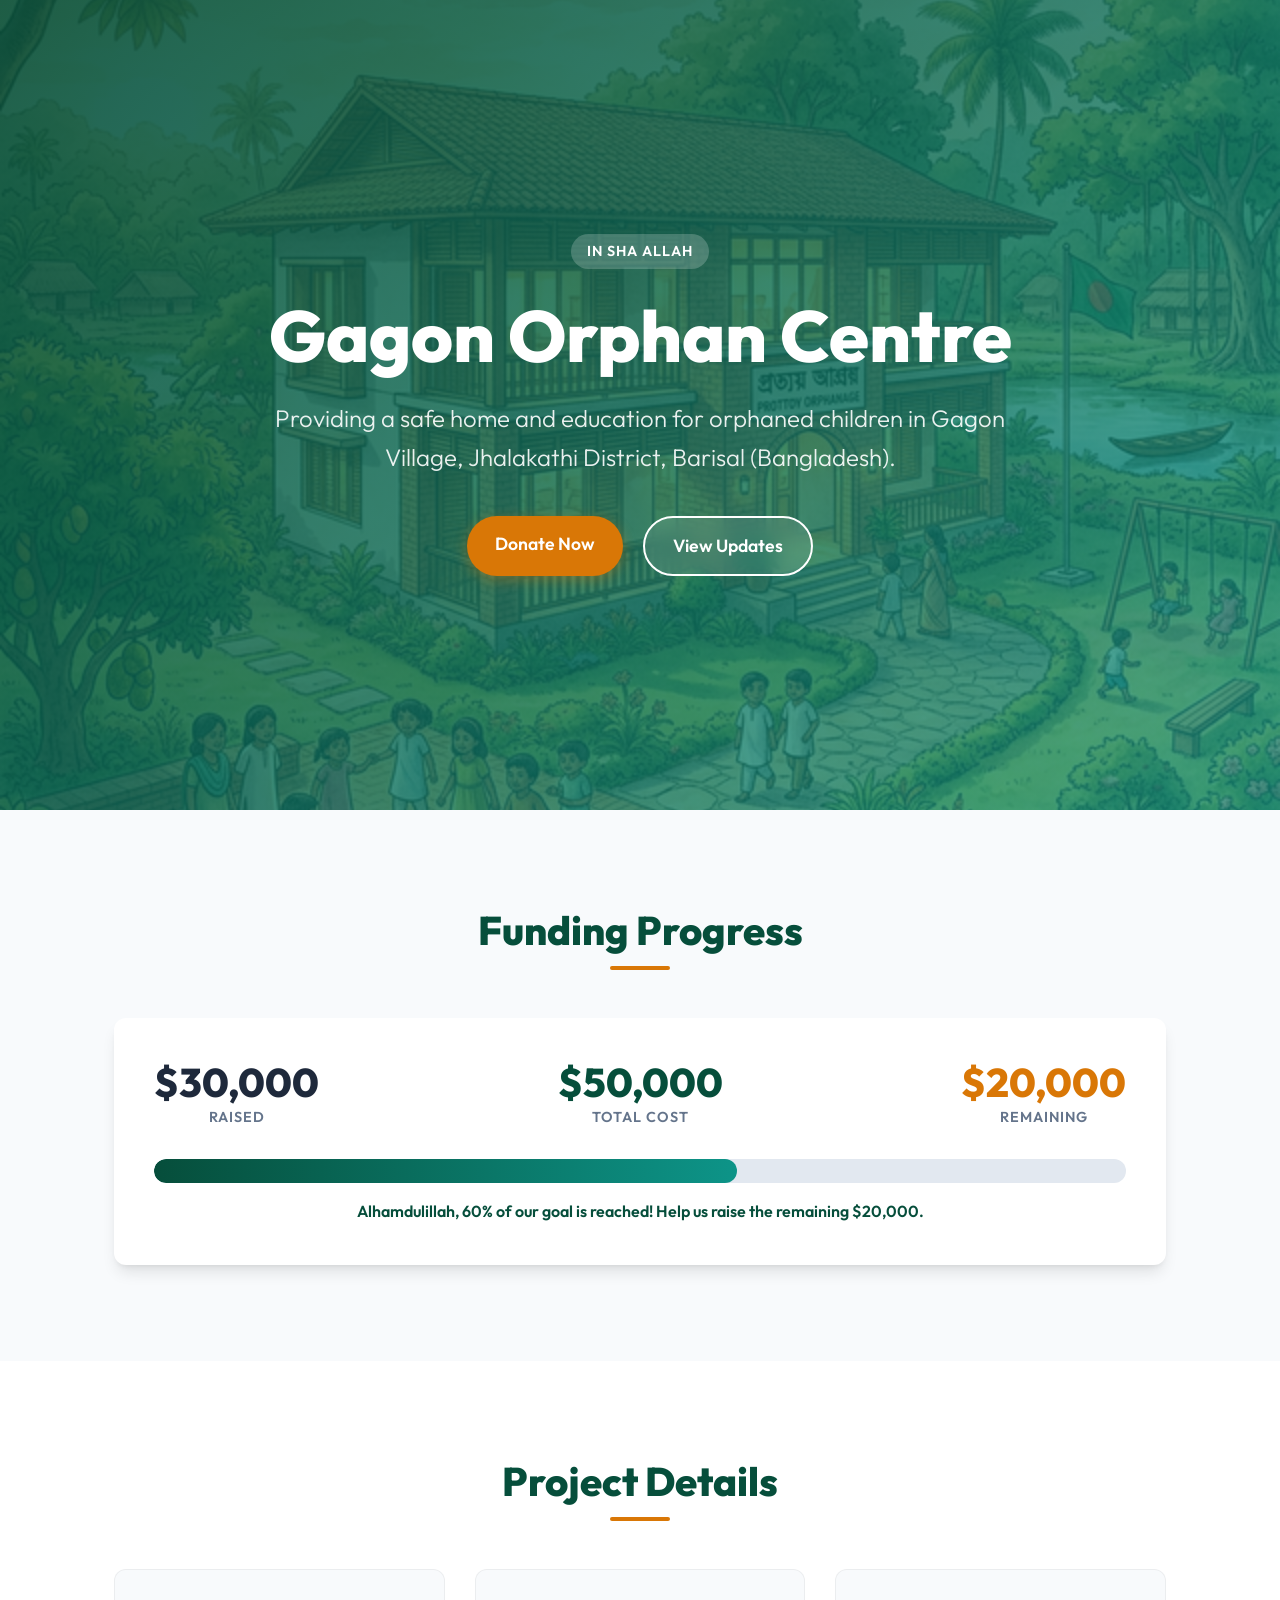
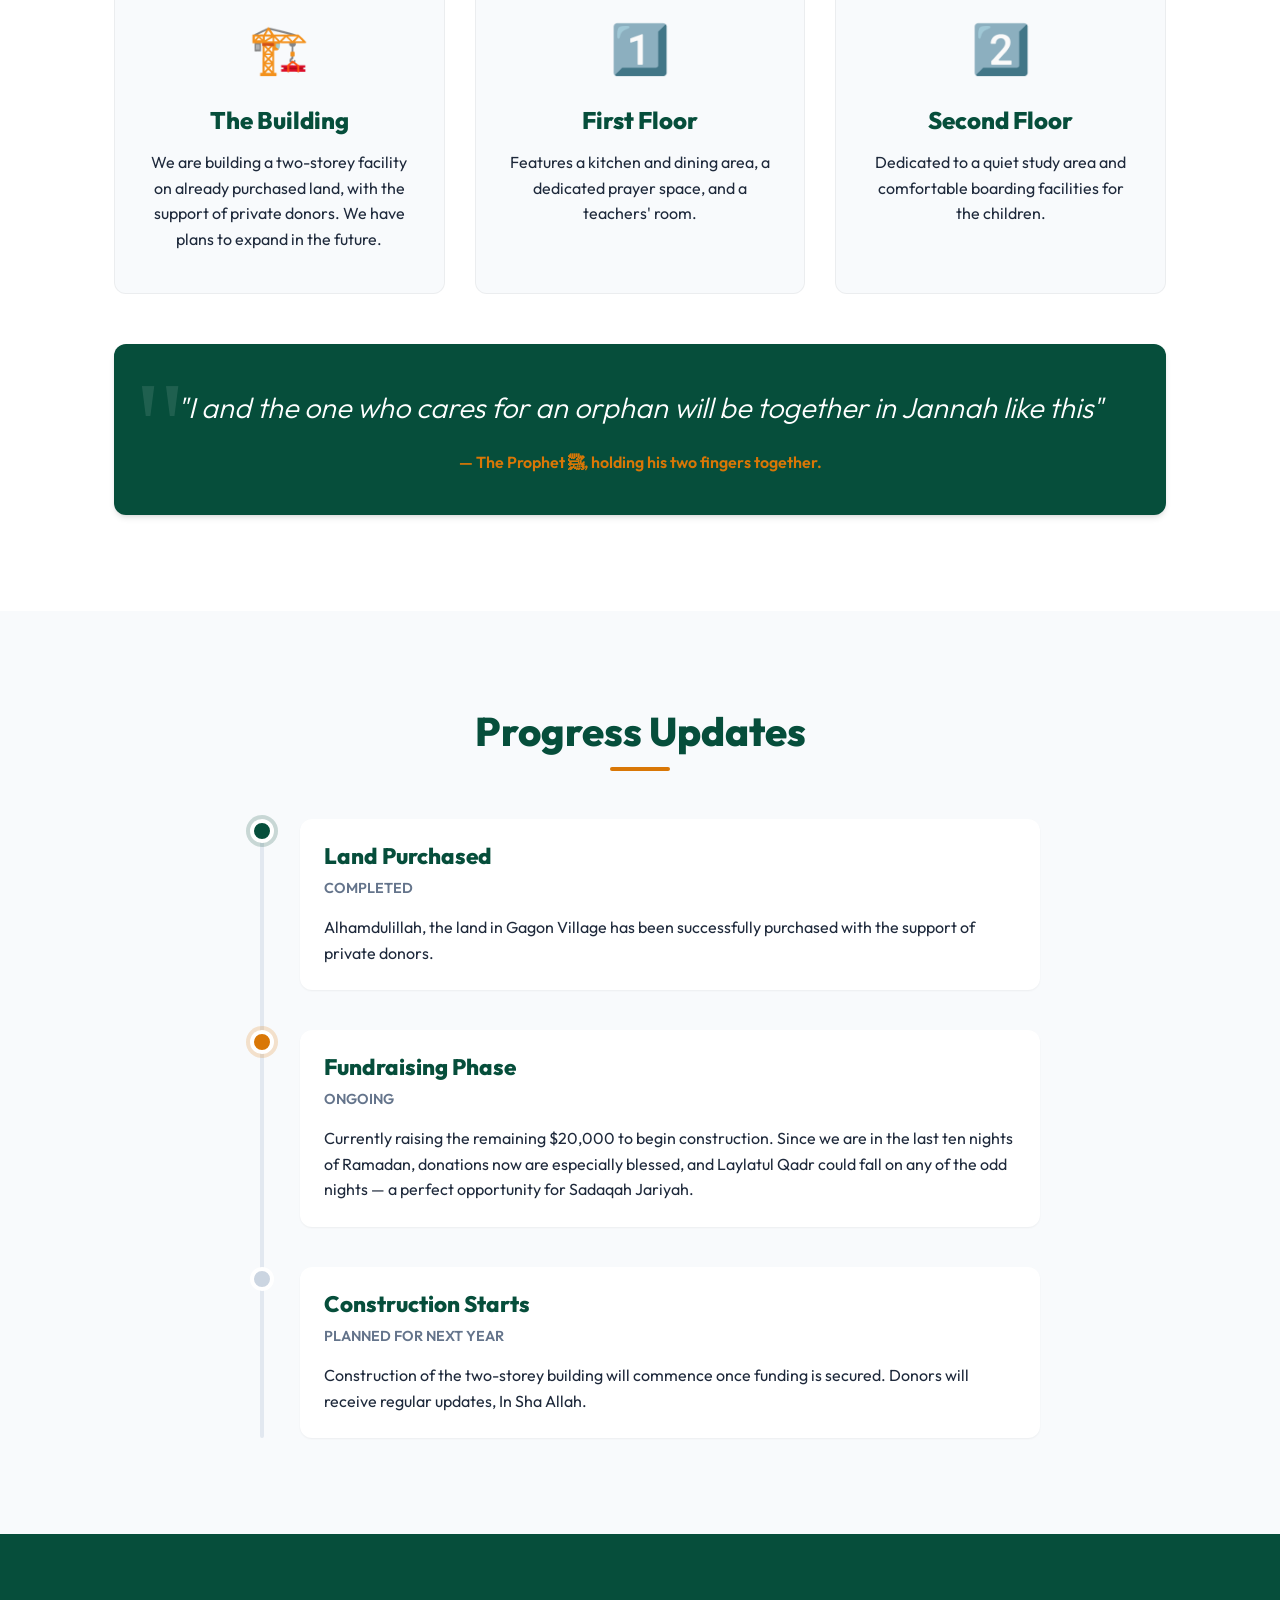
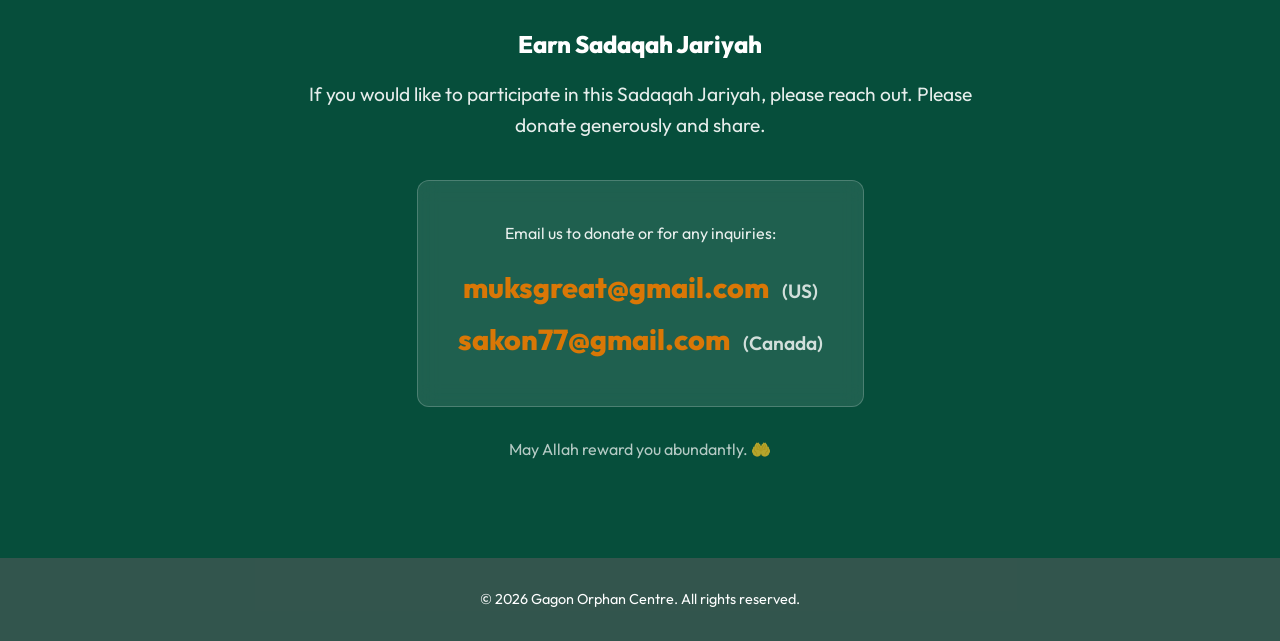
<file: index.html>
<!DOCTYPE html>
<html lang="en">
<head>
    <meta charset="UTF-8">
    <meta name="viewport" content="width=device-width, initial-scale=1.0">
    <title>Gagon Orphan Centre - Progress Updates</title>
    <meta name="description" content="Progress updates and donation information for the Gagon Orphan Centre in Barisal, Bangladesh.">
    <link rel="preconnect" href="https://fonts.googleapis.com">
    <link rel="preconnect" href="https://fonts.gstatic.com" crossorigin>
    <link href="https://fonts.googleapis.com/css2?family=Outfit:wght@300;400;600;800&display=swap" rel="stylesheet">
    <link rel="stylesheet" href="style.css">
</head>
<body>
    <header class="hero">
        <div class="hero-overlay"></div>
        <div class="hero-content">
            <span class="badge">In Sha Allah</span>
            <h1>Gagon Orphan Centre</h1>
            <p class="subtitle">Providing a safe home and education for orphaned children in Gagon Village, Jhalakathi District, Barisal (Bangladesh).</p>
            <div class="hero-actions">
                <a href="#donate" class="btn btn-primary">Donate Now</a>
                <a href="#updates" class="btn btn-secondary">View Updates</a>
            </div>
        </div>
    </header>

    <main>
        <section id="progress" class="section">
            <div class="container">
                <h2 class="section-title">Funding Progress</h2>
                <div class="progress-card">
                    <div class="progress-stats">
                        <div class="stat">
                            <h3>$30,000</h3>
                            <p>Raised</p>
                        </div>
                        <div class="stat goal">
                            <h3>$50,000</h3>
                            <p>Total Cost</p>
                        </div>
                        <div class="stat remaining">
                            <h3>$20,000</h3>
                            <p>Remaining</p>
                        </div>
                    </div>
                    <div class="progress-bar-container">
                        <div class="progress-bar" style="width: 0%;" data-target="60"></div>
                    </div>
                    <p class="progress-text">Alhamdulillah, 60% of our goal is reached! Help us raise the remaining $20,000.</p>
                </div>
            </div>
        </section>

        <section id="details" class="section alt-bg">
            <div class="container">
                <h2 class="section-title">Project Details</h2>
                <div class="grid">
                    <div class="card">
                        <div class="card-icon">🏗️</div>
                        <h3>The Building</h3>
                        <p>We are building a two-storey facility on already purchased land, with the support of private donors. We have plans to expand in the future.</p>
                    </div>
                    <div class="card">
                        <div class="card-icon">1️⃣</div>
                        <h3>First Floor</h3>
                        <p>Features a kitchen and dining area, a dedicated prayer space, and a teachers' room.</p>
                    </div>
                    <div class="card">
                        <div class="card-icon">2️⃣</div>
                        <h3>Second Floor</h3>
                        <p>Dedicated to a quiet study area and comfortable boarding facilities for the children.</p>
                    </div>
                </div>
                <div class="quote-card">
                    <blockquote>
                        "I and the one who cares for an orphan will be together in Jannah like this"
                    </blockquote>
                    <p class="quote-author">— The Prophet ﷺ, holding his two fingers together.</p>
                </div>
            </div>
        </section>

        <section id="updates" class="section">
            <div class="container">
                <h2 class="section-title">Progress Updates</h2>
                <div class="timeline">
                    <div class="timeline-item">
                        <div class="timeline-dot"></div>
                        <div class="timeline-content">
                            <h3>Land Purchased</h3>
                            <span class="date">Completed</span>
                            <p>Alhamdulillah, the land in Gagon Village has been successfully purchased with the support of private donors.</p>
                        </div>
                    </div>
                    <div class="timeline-item">
                        <div class="timeline-dot active"></div>
                        <div class="timeline-content">
                            <h3>Fundraising Phase</h3>
                            <span class="date">Ongoing</span>
                            <p>Currently raising the remaining $20,000 to begin construction. Since we are in the last ten nights of Ramadan, donations now are especially blessed, and Laylatul Qadr could fall on any of the odd nights — a perfect opportunity for Sadaqah Jariyah.</p>
                        </div>
                    </div>
                    <div class="timeline-item">
                        <div class="timeline-dot future"></div>
                        <div class="timeline-content">
                            <h3>Construction Starts</h3>
                            <span class="date">Planned for Next Year</span>
                            <p>Construction of the two-storey building will commence once funding is secured. Donors will receive regular updates, In Sha Allah.</p>
                        </div>
                    </div>
                </div>
            </div>
        </section>

        <section id="donate" class="section cta-section">
            <div class="container">
                <h2>Earn Sadaqah Jariyah</h2>
                <p>If you would like to participate in this Sadaqah Jariyah, please reach out. Please donate generously and share.</p>
                <div class="contact-box">
                    <p>Email us to donate or for any inquiries:</p>
                    <div class="emails" style="margin-top: 15px; line-height: 1.8;">
                        <a href="mailto:muksgreat@gmail.com" class="email-link">muksgreat@gmail.com</a> <span class="country-tag">(US)</span><br>
                        <a href="mailto:sakon77@gmail.com" class="email-link">sakon77@gmail.com</a> <span class="country-tag">(Canada)</span>
                    </div>
                </div>
                <p class="small-text">May Allah reward you abundantly. 🤲</p>
            </div>
        </section>
    </main>

    <footer>
        <div class="container">
            <p>&copy; 2026 Gagon Orphan Centre. All rights reserved.</p>
        </div>
    </footer>

    <script>
        // Animate progress bar on scroll
        const observeProgress = new IntersectionObserver((entries) => {
            entries.forEach(entry => {
                if(entry.isIntersecting) {
                    const progressBar = entry.target;
                    const targetWidth = progressBar.getAttribute('data-target');
                    setTimeout(() => {
                        progressBar.style.width = targetWidth + '%';
                    }, 300);
                    observeProgress.unobserve(progressBar);
                }
            });
        }, { threshold: 0.5 });
        
        document.querySelectorAll('.progress-bar').forEach(bar => {
            observeProgress.observe(bar);
        });

        // Smooth scroll for anchor links
        document.querySelectorAll('a[href^="#"]').forEach(anchor => {
            anchor.addEventListener('click', function (e) {
                e.preventDefault();
                document.querySelector(this.getAttribute('href')).scrollIntoView({
                    behavior: 'smooth'
                });
            });
        });
    </script>
</body>
</html>
</file>
<file: style.css>
:root {
    --primary: #064E3B; /* Deep Emerald */
    --primary-light: #0d9488; /* Teal */
    --accent: #D97706; /* Warm Gold */
    --bg-color: #F8FAFC;
    --text-main: #1E293B;
    --text-muted: #64748B;
    --white: #FFFFFF;
    
    --shadow-sm: 0 1px 2px 0 rgb(0 0 0 / 0.05);
    --shadow-md: 0 4px 6px -1px rgb(0 0 0 / 0.1), 0 2px 4px -2px rgb(0 0 0 / 0.1);
    --shadow-lg: 0 10px 15px -3px rgb(0 0 0 / 0.1), 0 4px 6px -4px rgb(0 0 0 / 0.1);
    
    --radius: 12px;
    --font: 'Outfit', sans-serif;
}

* {
    margin: 0;
    padding: 0;
    box-sizing: border-box;
}

html {
    scroll-behavior: smooth;
}

body {
    font-family: var(--font);
    background-color: var(--bg-color);
    color: var(--text-main);
    line-height: 1.6;
}

.container {
    max-width: 1100px;
    margin: 0 auto;
    padding: 0 24px;
}

/* Typography */
h1, h2, h3, h4 {
    font-weight: 800;
    line-height: 1.2;
    color: var(--primary);
}

.section-title {
    font-size: 2.5rem;
    text-align: center;
    margin-bottom: 3rem;
    position: relative;
    padding-bottom: 1rem;
}

.section-title::after {
    content: '';
    position: absolute;
    bottom: 0;
    left: 50%;
    transform: translateX(-50%);
    width: 60px;
    height: 4px;
    background-color: var(--accent);
    border-radius: 2px;
}

/* Buttons */
.btn {
    display: inline-block;
    padding: 14px 28px;
    border-radius: 30px;
    font-weight: 600;
    text-decoration: none;
    transition: all 0.3s ease;
    cursor: pointer;
    font-size: 1.1rem;
}

.btn-primary {
    background-color: var(--accent);
    color: var(--white);
    box-shadow: 0 4px 14px 0 rgba(217, 119, 6, 0.39);
}

.btn-primary:hover {
    background-color: #b45309;
    transform: translateY(-2px);
    box-shadow: 0 6px 20px rgba(217, 119, 6, 0.4);
}

.btn-secondary {
    background-color: rgba(255, 255, 255, 0.1);
    color: var(--white);
    backdrop-filter: blur(10px);
    border: 2px solid var(--white);
}

.btn-secondary:hover {
    background-color: var(--white);
    color: var(--primary);
    transform: translateY(-2px);
}

/* Hero Section */
.hero {
    position: relative;
    height: 90vh;
    min-height: 600px;
    display: flex;
    align-items: center;
    background-image: url('hero-image.png');
    background-size: cover;
    background-position: center;
    color: var(--white);
}

.hero-overlay {
    position: absolute;
    inset: 0;
    background: linear-gradient(135deg, rgba(6, 78, 59, 0.9) 0%, rgba(13, 148, 136, 0.7) 100%);
    z-index: 1;
}

.hero-content {
    position: relative;
    z-index: 2;
    max-width: 800px;
    margin: 0 auto;
    text-align: center;
    padding: 0 24px;
    animation: fadeIn 1s ease-out;
}

@keyframes fadeIn {
    from { opacity: 0; transform: translateY(20px); }
    to { opacity: 1; transform: translateY(0); }
}

.badge {
    background-color: rgba(255, 255, 255, 0.2);
    padding: 6px 16px;
    border-radius: 20px;
    font-size: 0.9rem;
    font-weight: 600;
    letter-spacing: 1px;
    text-transform: uppercase;
    margin-bottom: 24px;
    display: inline-block;
}

.hero h1 {
    font-size: 4.5rem;
    color: var(--white);
    margin-bottom: 20px;
}

.hero .subtitle {
    font-size: 1.5rem;
    margin-bottom: 40px;
    font-weight: 300;
    opacity: 0.9;
}

.hero-actions {
    display: flex;
    gap: 20px;
    justify-content: center;
}

/* Layout */
.section {
    padding: 6rem 0;
}

.alt-bg {
    background-color: var(--white);
}

/* Progress Section */
.progress-card {
    background: var(--white);
    border-radius: var(--radius);
    padding: 40px;
    box-shadow: var(--shadow-lg);
    text-align: center;
}

.progress-stats {
    display: flex;
    justify-content: space-between;
    margin-bottom: 30px;
}

.stat h3 {
    font-size: 2.5rem;
    color: var(--text-main);
}

.stat p {
    color: var(--text-muted);
    font-weight: 600;
    text-transform: uppercase;
    font-size: 0.9rem;
    letter-spacing: 1px;
}

.stat.goal h3 { color: var(--primary); }
.stat.remaining h3 { color: var(--accent); }

.progress-bar-container {
    height: 24px;
    background-color: #E2E8F0;
    border-radius: 12px;
    overflow: hidden;
    margin-bottom: 16px;
}

.progress-bar {
    height: 100%;
    background: linear-gradient(90deg, var(--primary), var(--primary-light));
    border-radius: 12px;
    transition: width 1.5s cubic-bezier(0.22, 1, 0.36, 1);
}

.progress-text {
    font-weight: 600;
    color: var(--primary);
}

/* Grid layout for details */
.grid {
    display: grid;
    grid-template-columns: repeat(auto-fit, minmax(300px, 1fr));
    gap: 30px;
    margin-bottom: 50px;
}

.card {
    background: var(--bg-color);
    padding: 40px 30px;
    border-radius: var(--radius);
    text-align: center;
    transition: transform 0.3s ease, box-shadow 0.3s ease;
    border: 1px solid rgba(0,0,0,0.05);
}

.card:hover {
    transform: translateY(-5px);
    box-shadow: var(--shadow-md);
}

.card-icon {
    font-size: 3rem;
    margin-bottom: 20px;
}

.card h3 {
    margin-bottom: 15px;
    font-size: 1.5rem;
}

/* Quote */
.quote-card {
    background-color: var(--primary);
    color: var(--white);
    padding: 40px;
    border-radius: var(--radius);
    text-align: center;
    box-shadow: var(--shadow-md);
    position: relative;
    overflow: hidden;
}

.quote-card::before {
    content: '"';
    position: absolute;
    top: -20px;
    left: 20px;
    font-size: 8rem;
    opacity: 0.1;
    font-family: serif;
}

.quote-card blockquote {
    font-size: 1.8rem;
    font-weight: 300;
    font-style: italic;
    margin-bottom: 20px;
    position: relative;
    z-index: 2;
}

.quote-author {
    font-weight: 600;
    color: var(--accent);
}

/* Timeline */
.timeline {
    max-width: 800px;
    margin: 0 auto;
    position: relative;
}

.timeline::before {
    content: '';
    position: absolute;
    top: 0;
    bottom: 0;
    left: 20px;
    width: 4px;
    background-color: #E2E8F0;
    border-radius: 2px;
}

.timeline-item {
    position: relative;
    padding-left: 60px;
    margin-bottom: 40px;
}

.timeline-item:last-child {
    margin-bottom: 0;
}

.timeline-dot {
    position: absolute;
    left: 10px;
    top: 0;
    width: 24px;
    height: 24px;
    border-radius: 50%;
    background-color: var(--primary);
    border: 4px solid var(--white);
    box-shadow: 0 0 0 4px rgba(6, 78, 59, 0.2);
}

.timeline-dot.active {
    background-color: var(--accent);
    box-shadow: 0 0 0 4px rgba(217, 119, 6, 0.2);
}

.timeline-dot.future {
    background-color: #CBD5E1;
    box-shadow: none;
}

.timeline-content {
    background: var(--white);
    padding: 24px;
    border-radius: var(--radius);
    box-shadow: var(--shadow-sm);
    transition: box-shadow 0.3s ease;
}

.timeline-content:hover {
    box-shadow: var(--shadow-md);
}

.timeline-content h3 {
    margin-bottom: 5px;
    font-size: 1.4rem;
}

.timeline-content .date {
    display: inline-block;
    color: var(--text-muted);
    font-size: 0.9rem;
    font-weight: 600;
    margin-bottom: 15px;
    text-transform: uppercase;
}

/* CTA Section */
.cta-section {
    background-color: var(--primary);
    color: var(--white);
    text-align: center;
}

.cta-section h2 {
    color: var(--white);
    margin-bottom: 20px;
}

.cta-section p {
    font-size: 1.2rem;
    max-width: 700px;
    margin: 0 auto 40px;
    opacity: 0.9;
}

.contact-box {
    background: rgba(255, 255, 255, 0.1);
    backdrop-filter: blur(10px);
    border: 1px solid rgba(255,255,255,0.2);
    padding: 40px;
    border-radius: var(--radius);
    display: inline-block;
    margin-bottom: 30px;
}

.contact-box p {
    margin-bottom: 10px;
    font-size: 1rem;
}

.email-link {
    font-size: 1.8rem;
    color: var(--accent);
    text-decoration: none;
    font-weight: 800;
    transition: color 0.3s ease;
}

.country-tag {
    font-size: 1.2rem;
    font-weight: 600;
    color: rgba(255, 255, 255, 0.8);
    margin-left: 10px;
}

.email-link:hover {
    color: var(--white);
}

.small-text {
    font-size: 1rem !important;
    opacity: 0.7 !important;
    margin-bottom: 0 !important;
}

/* Footer */
footer {
    background-color: #022c22;
    color: var(--white);
    text-align: center;
    padding: 30px 0;
    font-size: 0.9rem;
    opacity: 0.8;
}

/* Responsive */
@media (max-width: 768px) {
    .hero h1 { font-size: 3rem; }
    .hero .subtitle { font-size: 1.2rem; }
    .hero-actions { flex-direction: column; }
    
    .section-title { font-size: 2rem; }
    
    .progress-stats { flex-direction: column; gap: 20px; }
    
    .email-link { font-size: 1.8rem; }
}
</file>
